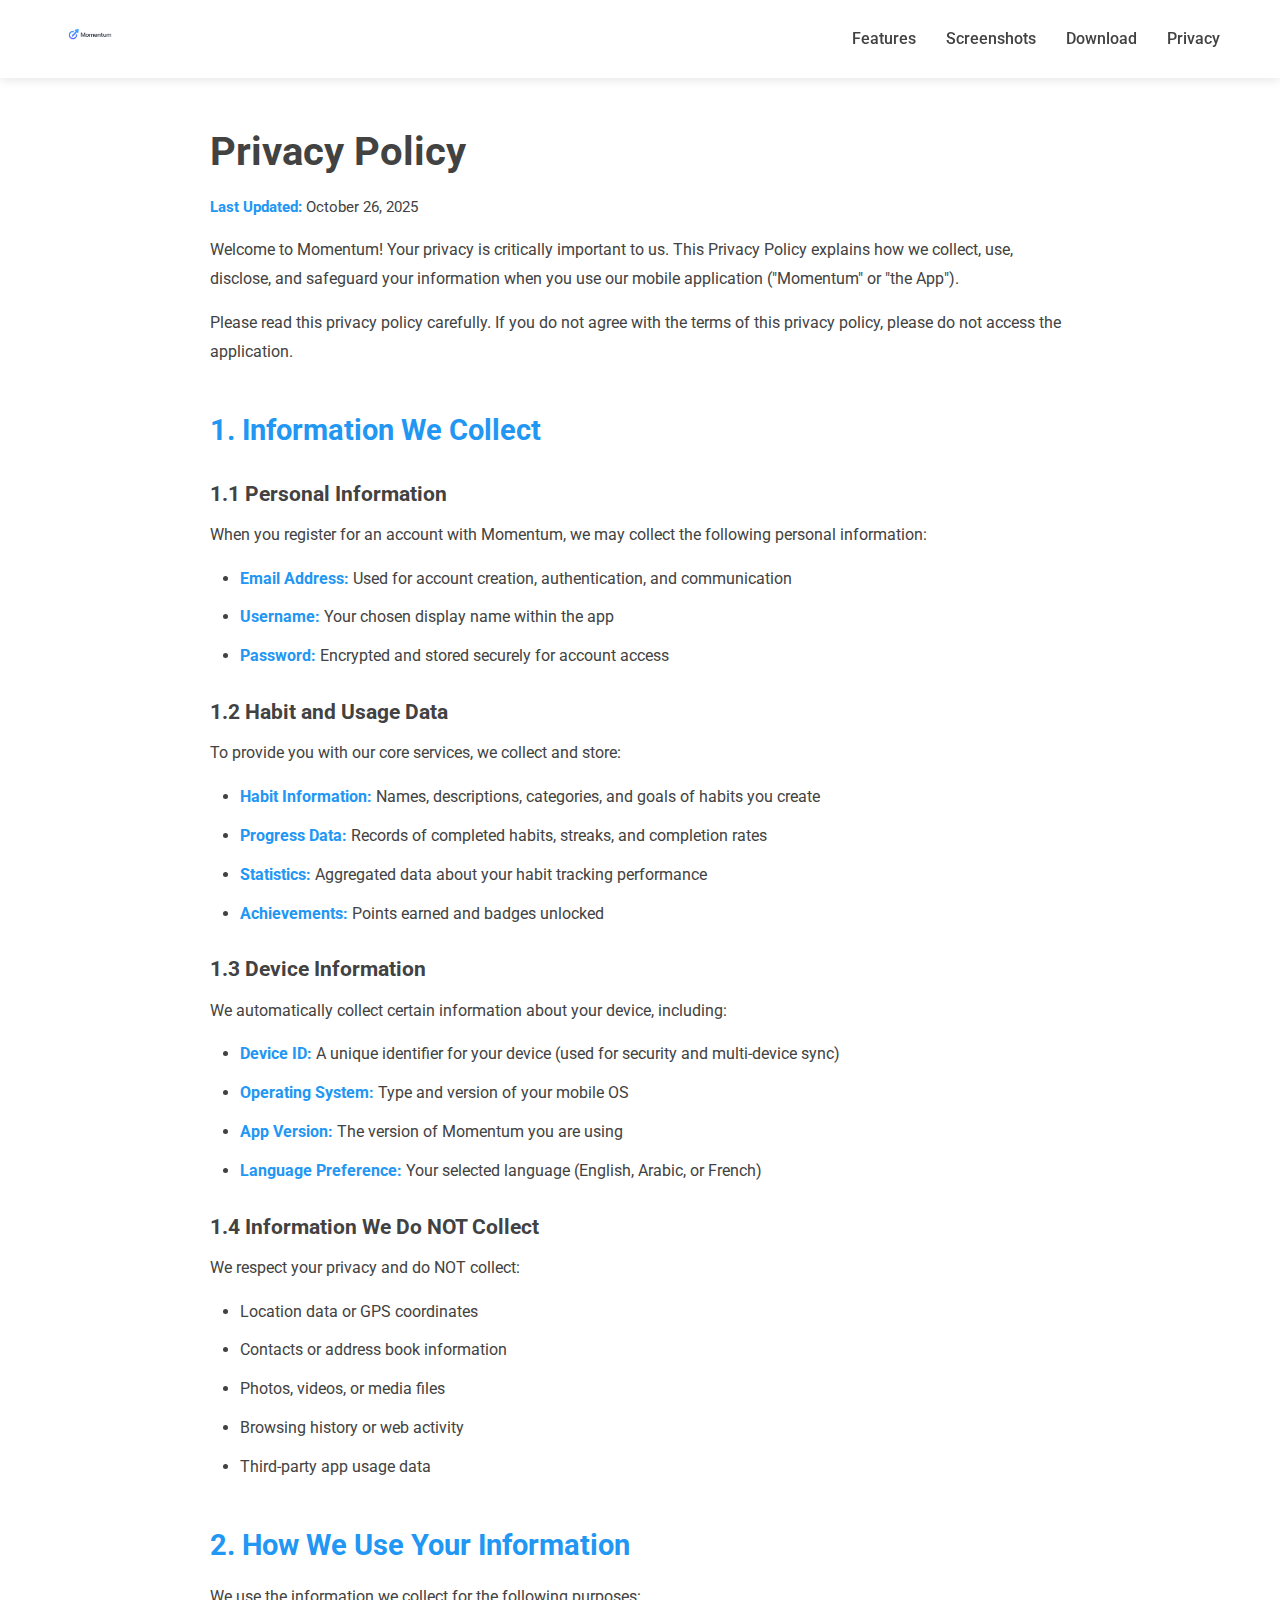
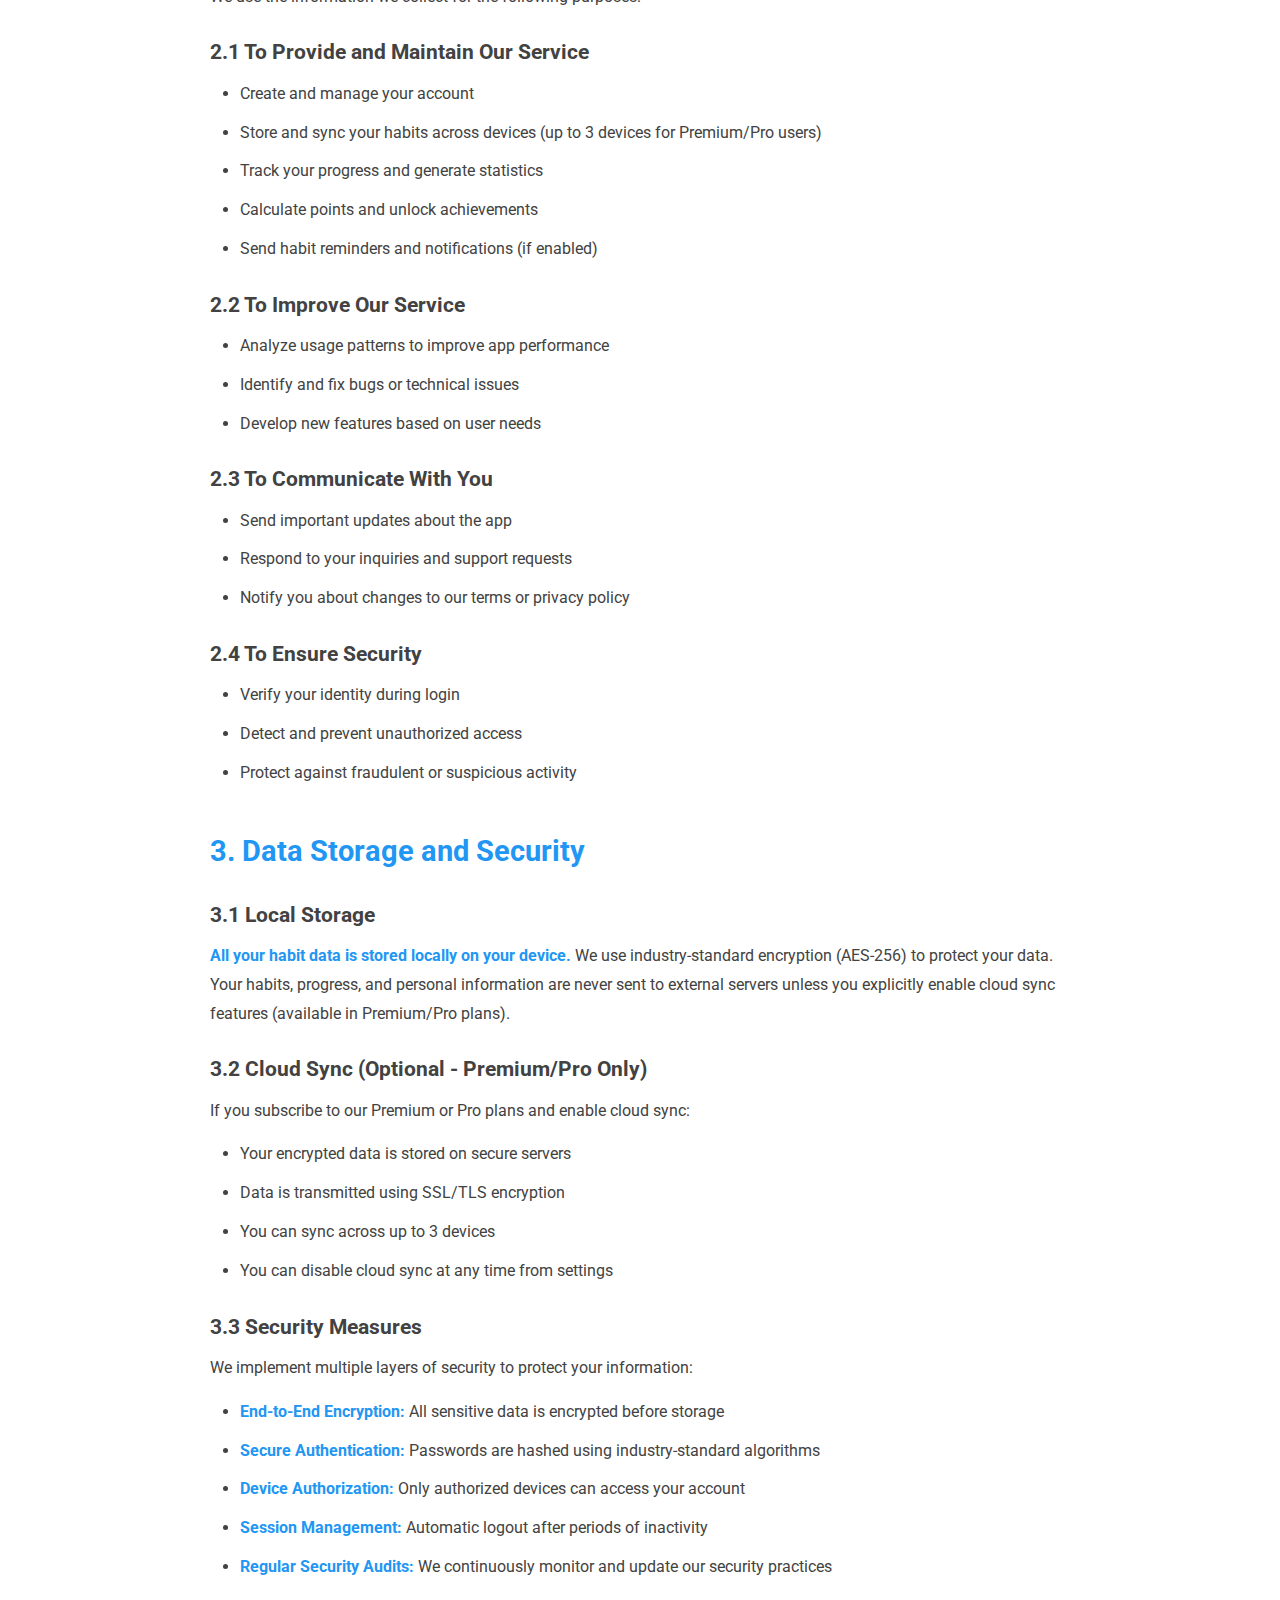
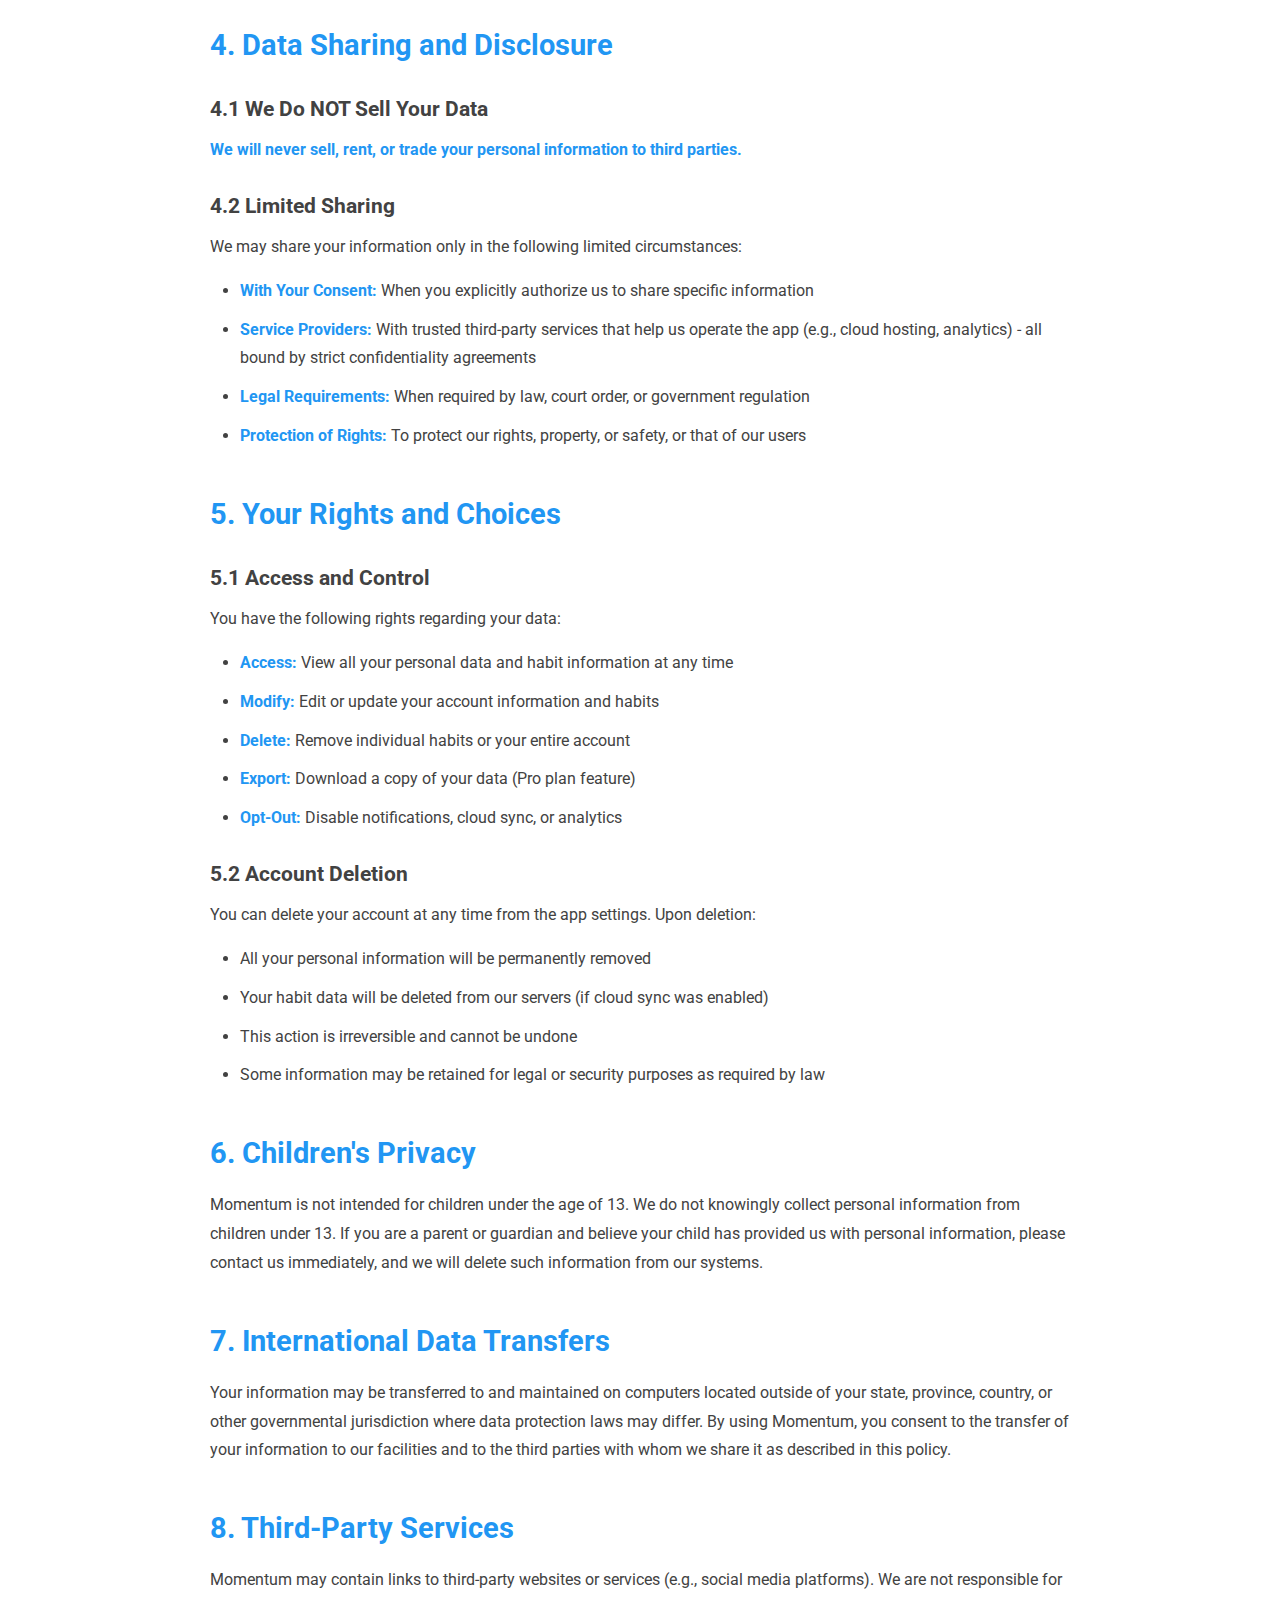
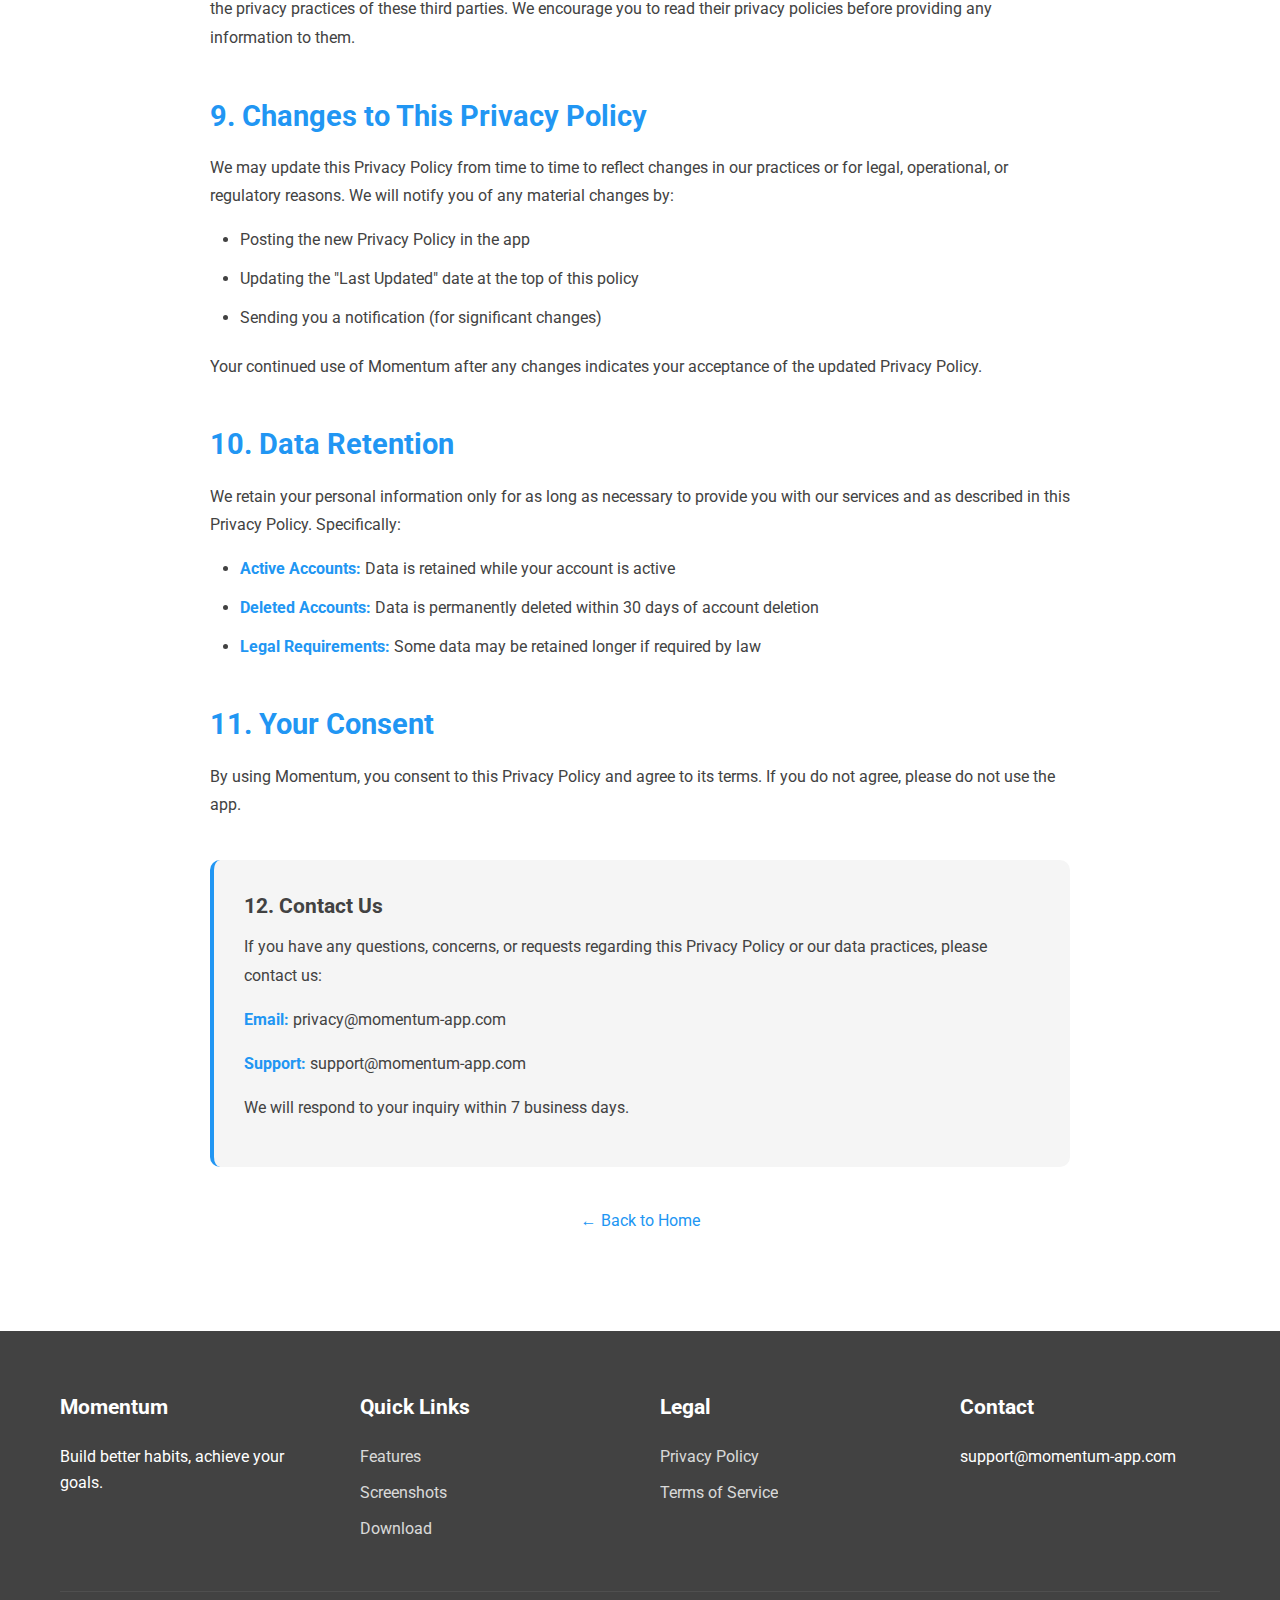
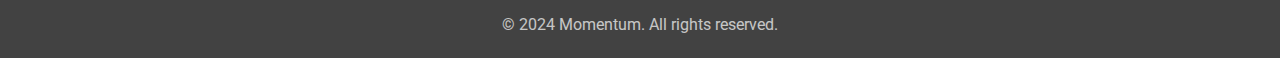
<file: privacy-policy.html>
<!DOCTYPE html>
<html lang="en">
<head>
    <meta charset="UTF-8">
    <meta name="viewport" content="width=device-width, initial-scale=1.0">
    <meta name="description" content="Privacy Policy for Momentum - Build Better Habits App">
    <title>Privacy Policy - Momentum</title>
    <link rel="stylesheet" href="styles.css">
    <link rel="preconnect" href="https://fonts.googleapis.com">
    <link rel="preconnect" href="https://fonts.gstatic.com" crossorigin>
    <link href="https://fonts.googleapis.com/css2?family=Roboto:wght@300;400;500;700&display=swap" rel="stylesheet">
    <style>
        .privacy-content {
            max-width: 900px;
            margin: 0 auto;
            padding: 120px 20px 80px;
        }
        
        .privacy-content h1 {
            font-size: 2.5rem;
            margin-bottom: 10px;
            color: var(--dark-gray);
        }
        
        .last-updated {
            color: var(--medium-gray);
            font-size: 0.95rem;
            margin-bottom: 40px;
        }
        
        .privacy-content h2 {
            font-size: 1.8rem;
            margin-top: 40px;
            margin-bottom: 15px;
            color: var(--primary-blue);
        }
        
        .privacy-content h3 {
            font-size: 1.3rem;
            margin-top: 25px;
            margin-bottom: 10px;
            color: var(--dark-gray);
        }
        
        .privacy-content p {
            line-height: 1.8;
            margin-bottom: 15px;
            color: var(--dark-gray);
        }
        
        .privacy-content ul {
            margin-left: 30px;
            margin-bottom: 20px;
        }
        
        .privacy-content li {
            line-height: 1.8;
            margin-bottom: 10px;
            color: var(--dark-gray);
        }
        
        .privacy-content strong {
            color: var(--primary-blue);
        }
        
        .contact-box {
            background: var(--light-gray);
            padding: 30px;
            border-radius: 10px;
            margin-top: 40px;
            border-left: 4px solid var(--primary-blue);
        }
        
        .contact-box h3 {
            margin-top: 0;
        }
    </style>
</head>
<body>
    <!-- Navigation -->
    <nav class="navbar">
        <div class="container">
            <div class="nav-content">
                <div class="logo">
                    <a href="index.html">
                        <img src="momentum_logo_with_text.png" alt="Momentum Logo" height="40">
                    </a>
                </div>
                <div class="nav-links">
                    <a href="index.html#features">Features</a>
                    <a href="index.html#screenshots">Screenshots</a>
                    <a href="index.html#download">Download</a>
                    <a href="privacy-policy.html">Privacy</a>
                </div>
            </div>
        </div>
    </nav>

    <!-- Privacy Policy Content -->
    <div class="privacy-content">
        <h1>Privacy Policy</h1>
        <p class="last-updated"><strong>Last Updated:</strong> October 26, 2025</p>

        <p>Welcome to Momentum! Your privacy is critically important to us. This Privacy Policy explains how we collect, use, disclose, and safeguard your information when you use our mobile application ("Momentum" or "the App").</p>

        <p>Please read this privacy policy carefully. If you do not agree with the terms of this privacy policy, please do not access the application.</p>

        <h2>1. Information We Collect</h2>

        <h3>1.1 Personal Information</h3>
        <p>When you register for an account with Momentum, we may collect the following personal information:</p>
        <ul>
            <li><strong>Email Address:</strong> Used for account creation, authentication, and communication</li>
            <li><strong>Username:</strong> Your chosen display name within the app</li>
            <li><strong>Password:</strong> Encrypted and stored securely for account access</li>
        </ul>

        <h3>1.2 Habit and Usage Data</h3>
        <p>To provide you with our core services, we collect and store:</p>
        <ul>
            <li><strong>Habit Information:</strong> Names, descriptions, categories, and goals of habits you create</li>
            <li><strong>Progress Data:</strong> Records of completed habits, streaks, and completion rates</li>
            <li><strong>Statistics:</strong> Aggregated data about your habit tracking performance</li>
            <li><strong>Achievements:</strong> Points earned and badges unlocked</li>
        </ul>

        <h3>1.3 Device Information</h3>
        <p>We automatically collect certain information about your device, including:</p>
        <ul>
            <li><strong>Device ID:</strong> A unique identifier for your device (used for security and multi-device sync)</li>
            <li><strong>Operating System:</strong> Type and version of your mobile OS</li>
            <li><strong>App Version:</strong> The version of Momentum you are using</li>
            <li><strong>Language Preference:</strong> Your selected language (English, Arabic, or French)</li>
        </ul>

        <h3>1.4 Information We Do NOT Collect</h3>
        <p>We respect your privacy and do NOT collect:</p>
        <ul>
            <li>Location data or GPS coordinates</li>
            <li>Contacts or address book information</li>
            <li>Photos, videos, or media files</li>
            <li>Browsing history or web activity</li>
            <li>Third-party app usage data</li>
        </ul>

        <h2>2. How We Use Your Information</h2>

        <p>We use the information we collect for the following purposes:</p>

        <h3>2.1 To Provide and Maintain Our Service</h3>
        <ul>
            <li>Create and manage your account</li>
            <li>Store and sync your habits across devices (up to 3 devices for Premium/Pro users)</li>
            <li>Track your progress and generate statistics</li>
            <li>Calculate points and unlock achievements</li>
            <li>Send habit reminders and notifications (if enabled)</li>
        </ul>

        <h3>2.2 To Improve Our Service</h3>
        <ul>
            <li>Analyze usage patterns to improve app performance</li>
            <li>Identify and fix bugs or technical issues</li>
            <li>Develop new features based on user needs</li>
        </ul>

        <h3>2.3 To Communicate With You</h3>
        <ul>
            <li>Send important updates about the app</li>
            <li>Respond to your inquiries and support requests</li>
            <li>Notify you about changes to our terms or privacy policy</li>
        </ul>

        <h3>2.4 To Ensure Security</h3>
        <ul>
            <li>Verify your identity during login</li>
            <li>Detect and prevent unauthorized access</li>
            <li>Protect against fraudulent or suspicious activity</li>
        </ul>

        <h2>3. Data Storage and Security</h2>

        <h3>3.1 Local Storage</h3>
        <p><strong>All your habit data is stored locally on your device.</strong> We use industry-standard encryption (AES-256) to protect your data. Your habits, progress, and personal information are never sent to external servers unless you explicitly enable cloud sync features (available in Premium/Pro plans).</p>

        <h3>3.2 Cloud Sync (Optional - Premium/Pro Only)</h3>
        <p>If you subscribe to our Premium or Pro plans and enable cloud sync:</p>
        <ul>
            <li>Your encrypted data is stored on secure servers</li>
            <li>Data is transmitted using SSL/TLS encryption</li>
            <li>You can sync across up to 3 devices</li>
            <li>You can disable cloud sync at any time from settings</li>
        </ul>

        <h3>3.3 Security Measures</h3>
        <p>We implement multiple layers of security to protect your information:</p>
        <ul>
            <li><strong>End-to-End Encryption:</strong> All sensitive data is encrypted before storage</li>
            <li><strong>Secure Authentication:</strong> Passwords are hashed using industry-standard algorithms</li>
            <li><strong>Device Authorization:</strong> Only authorized devices can access your account</li>
            <li><strong>Session Management:</strong> Automatic logout after periods of inactivity</li>
            <li><strong>Regular Security Audits:</strong> We continuously monitor and update our security practices</li>
        </ul>

        <h2>4. Data Sharing and Disclosure</h2>

        <h3>4.1 We Do NOT Sell Your Data</h3>
        <p><strong>We will never sell, rent, or trade your personal information to third parties.</strong></p>

        <h3>4.2 Limited Sharing</h3>
        <p>We may share your information only in the following limited circumstances:</p>
        <ul>
            <li><strong>With Your Consent:</strong> When you explicitly authorize us to share specific information</li>
            <li><strong>Service Providers:</strong> With trusted third-party services that help us operate the app (e.g., cloud hosting, analytics) - all bound by strict confidentiality agreements</li>
            <li><strong>Legal Requirements:</strong> When required by law, court order, or government regulation</li>
            <li><strong>Protection of Rights:</strong> To protect our rights, property, or safety, or that of our users</li>
        </ul>

        <h2>5. Your Rights and Choices</h2>

        <h3>5.1 Access and Control</h3>
        <p>You have the following rights regarding your data:</p>
        <ul>
            <li><strong>Access:</strong> View all your personal data and habit information at any time</li>
            <li><strong>Modify:</strong> Edit or update your account information and habits</li>
            <li><strong>Delete:</strong> Remove individual habits or your entire account</li>
            <li><strong>Export:</strong> Download a copy of your data (Pro plan feature)</li>
            <li><strong>Opt-Out:</strong> Disable notifications, cloud sync, or analytics</li>
        </ul>

        <h3>5.2 Account Deletion</h3>
        <p>You can delete your account at any time from the app settings. Upon deletion:</p>
        <ul>
            <li>All your personal information will be permanently removed</li>
            <li>Your habit data will be deleted from our servers (if cloud sync was enabled)</li>
            <li>This action is irreversible and cannot be undone</li>
            <li>Some information may be retained for legal or security purposes as required by law</li>
        </ul>

        <h2>6. Children's Privacy</h2>

        <p>Momentum is not intended for children under the age of 13. We do not knowingly collect personal information from children under 13. If you are a parent or guardian and believe your child has provided us with personal information, please contact us immediately, and we will delete such information from our systems.</p>

        <h2>7. International Data Transfers</h2>

        <p>Your information may be transferred to and maintained on computers located outside of your state, province, country, or other governmental jurisdiction where data protection laws may differ. By using Momentum, you consent to the transfer of your information to our facilities and to the third parties with whom we share it as described in this policy.</p>

        <h2>8. Third-Party Services</h2>

        <p>Momentum may contain links to third-party websites or services (e.g., social media platforms). We are not responsible for the privacy practices of these third parties. We encourage you to read their privacy policies before providing any information to them.</p>

        <h2>9. Changes to This Privacy Policy</h2>

        <p>We may update this Privacy Policy from time to time to reflect changes in our practices or for legal, operational, or regulatory reasons. We will notify you of any material changes by:</p>
        <ul>
            <li>Posting the new Privacy Policy in the app</li>
            <li>Updating the "Last Updated" date at the top of this policy</li>
            <li>Sending you a notification (for significant changes)</li>
        </ul>

        <p>Your continued use of Momentum after any changes indicates your acceptance of the updated Privacy Policy.</p>

        <h2>10. Data Retention</h2>

        <p>We retain your personal information only for as long as necessary to provide you with our services and as described in this Privacy Policy. Specifically:</p>
        <ul>
            <li><strong>Active Accounts:</strong> Data is retained while your account is active</li>
            <li><strong>Deleted Accounts:</strong> Data is permanently deleted within 30 days of account deletion</li>
            <li><strong>Legal Requirements:</strong> Some data may be retained longer if required by law</li>
        </ul>

        <h2>11. Your Consent</h2>

        <p>By using Momentum, you consent to this Privacy Policy and agree to its terms. If you do not agree, please do not use the app.</p>

        <div class="contact-box">
            <h3>12. Contact Us</h3>
            <p>If you have any questions, concerns, or requests regarding this Privacy Policy or our data practices, please contact us:</p>
            <p><strong>Email:</strong> privacy@momentum-app.com</p>
            <p><strong>Support:</strong> support@momentum-app.com</p>
            <p>We will respond to your inquiry within 7 business days.</p>
        </div>

        <p style="margin-top: 40px; text-align: center; color: var(--medium-gray);">
            <a href="index.html" style="color: var(--primary-blue); text-decoration: none;">← Back to Home</a>
        </p>
    </div>

    <!-- Footer -->
    <footer class="footer">
        <div class="container">
            <div class="footer-content">
                <div class="footer-section">
                    <h4>Momentum</h4>
                    <p>Build better habits, achieve your goals.</p>
                </div>
                <div class="footer-section">
                    <h4>Quick Links</h4>
                    <ul>
                        <li><a href="index.html#features">Features</a></li>
                        <li><a href="index.html#screenshots">Screenshots</a></li>
                        <li><a href="index.html#download">Download</a></li>
                    </ul>
                </div>
                <div class="footer-section">
                    <h4>Legal</h4>
                    <ul>
                        <li><a href="privacy-policy.html">Privacy Policy</a></li>
                        <li><a href="terms-of-service.html">Terms of Service</a></li>
                    </ul>
                </div>
                <div class="footer-section">
                    <h4>Contact</h4>
                    <p>support@momentum-app.com</p>
                </div>
            </div>
            <div class="footer-bottom">
                <p>&copy; 2024 Momentum. All rights reserved.</p>
            </div>
        </div>
    </footer>
</body>
</html>
</file>
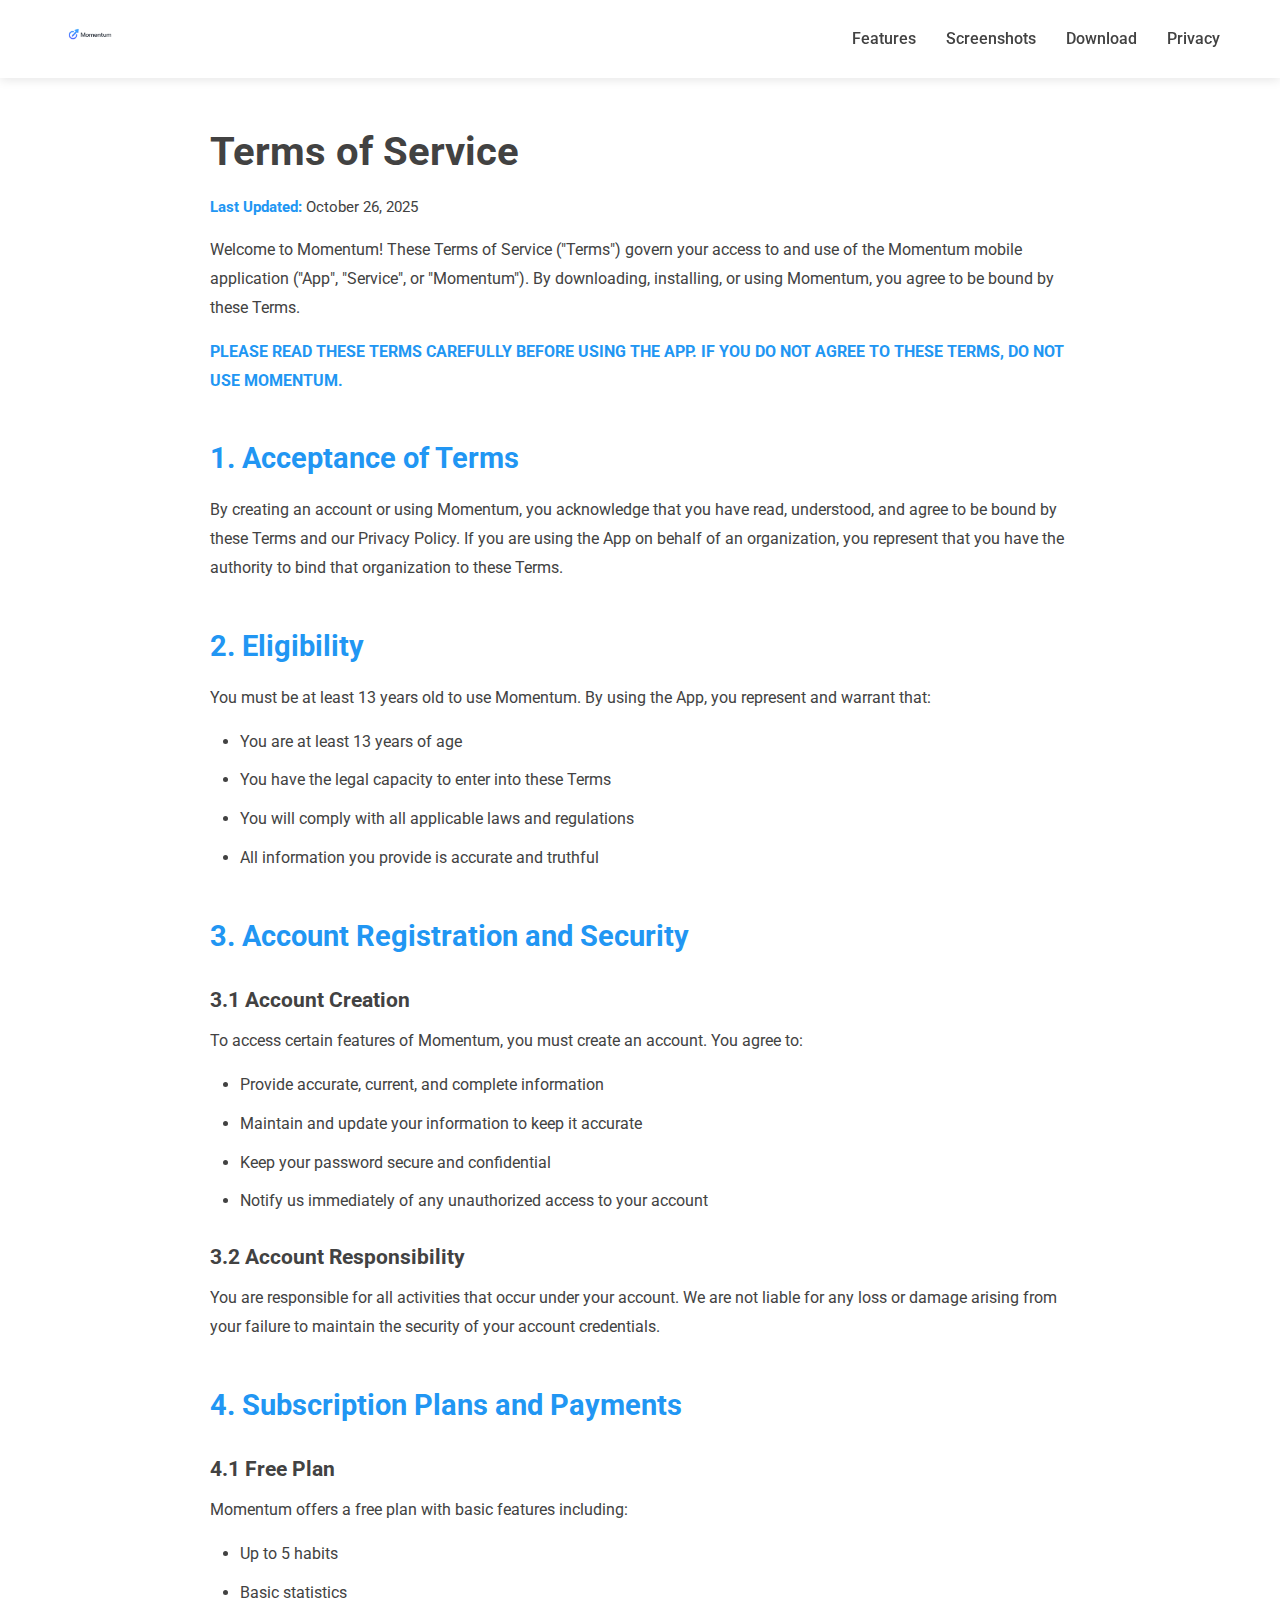
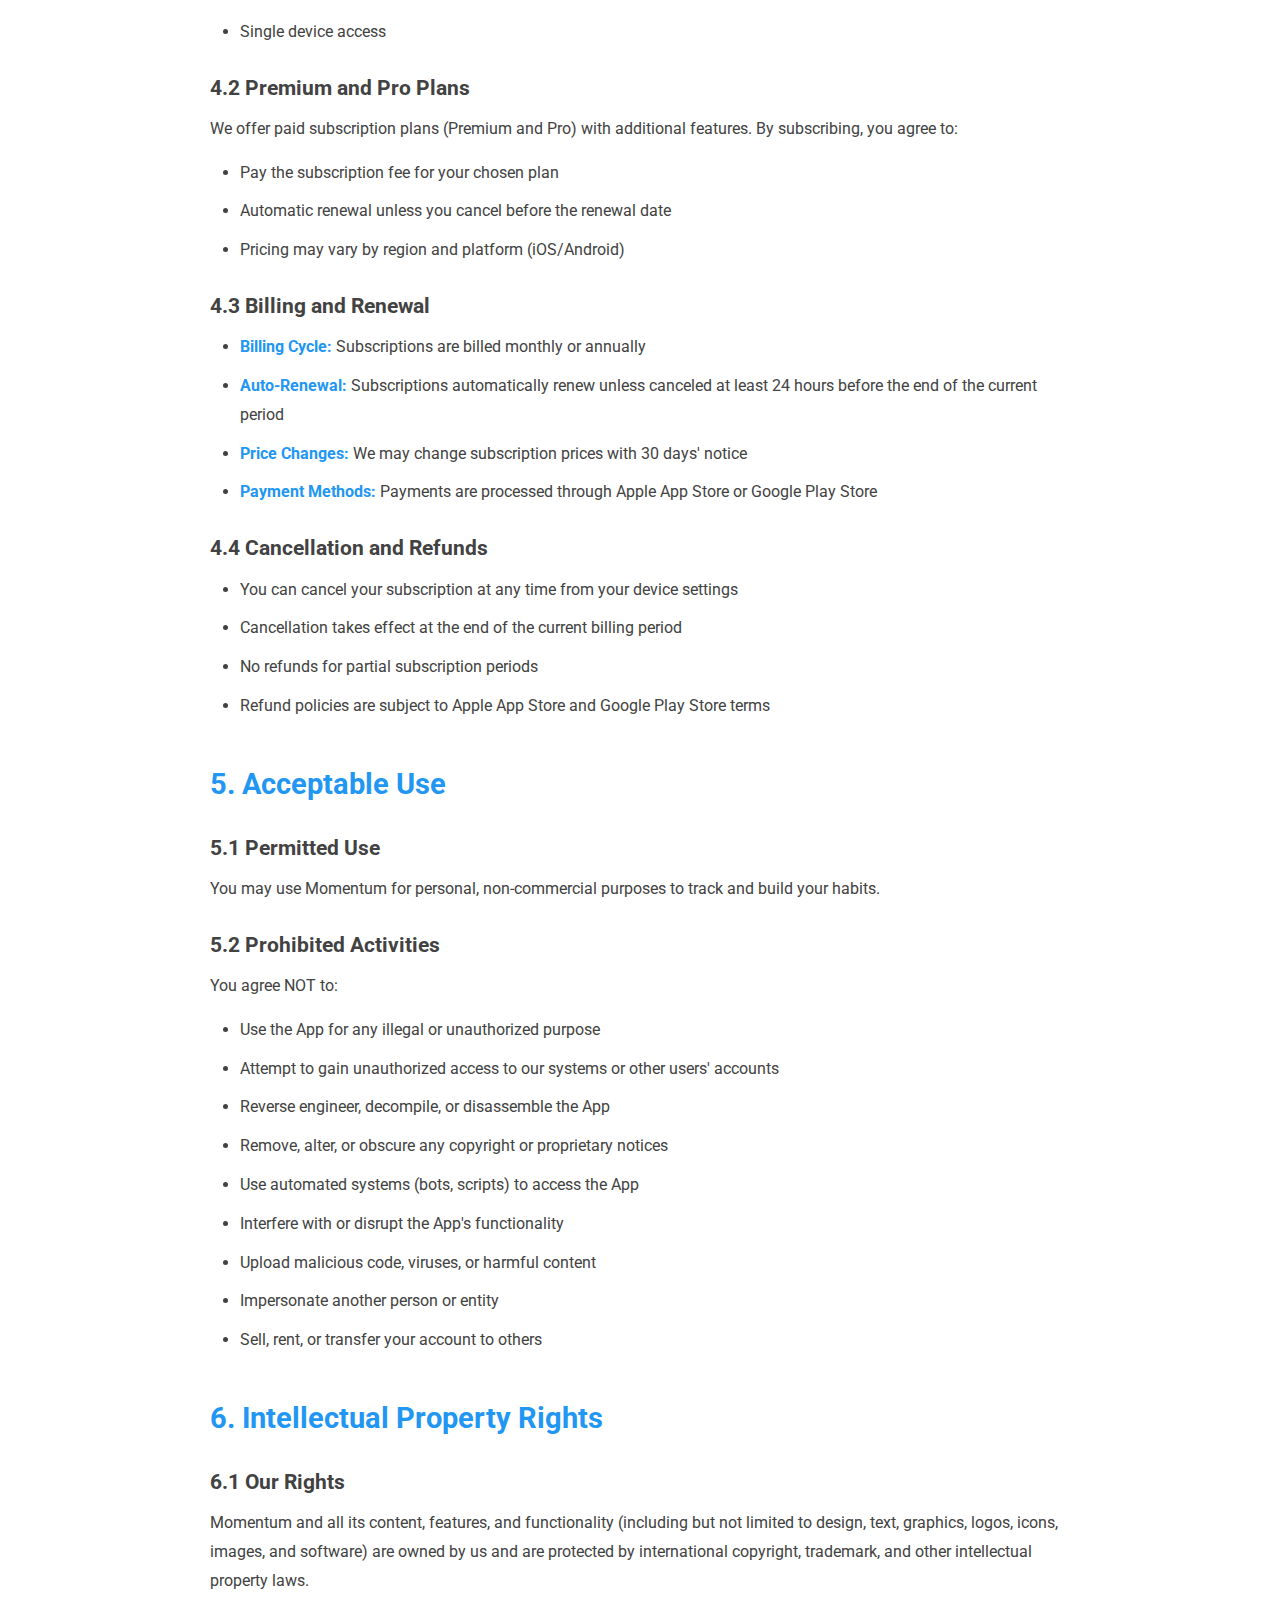
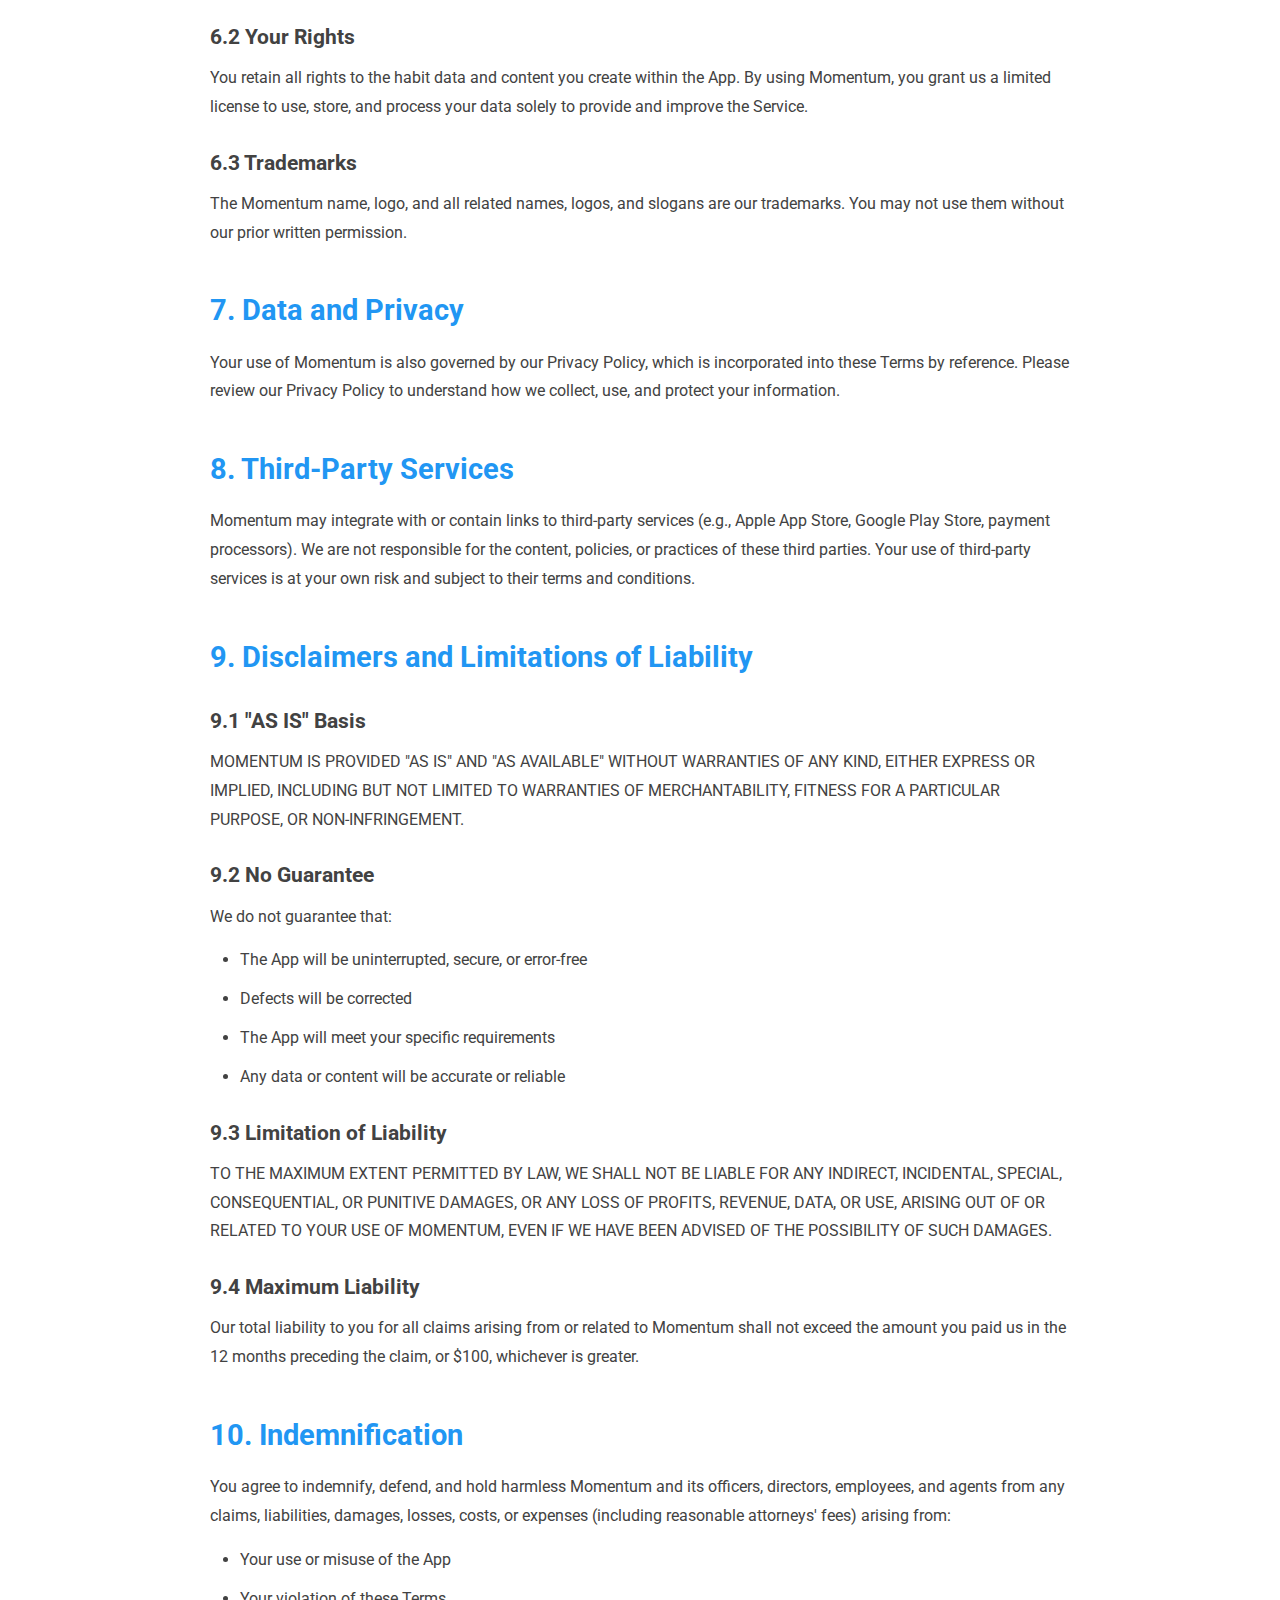
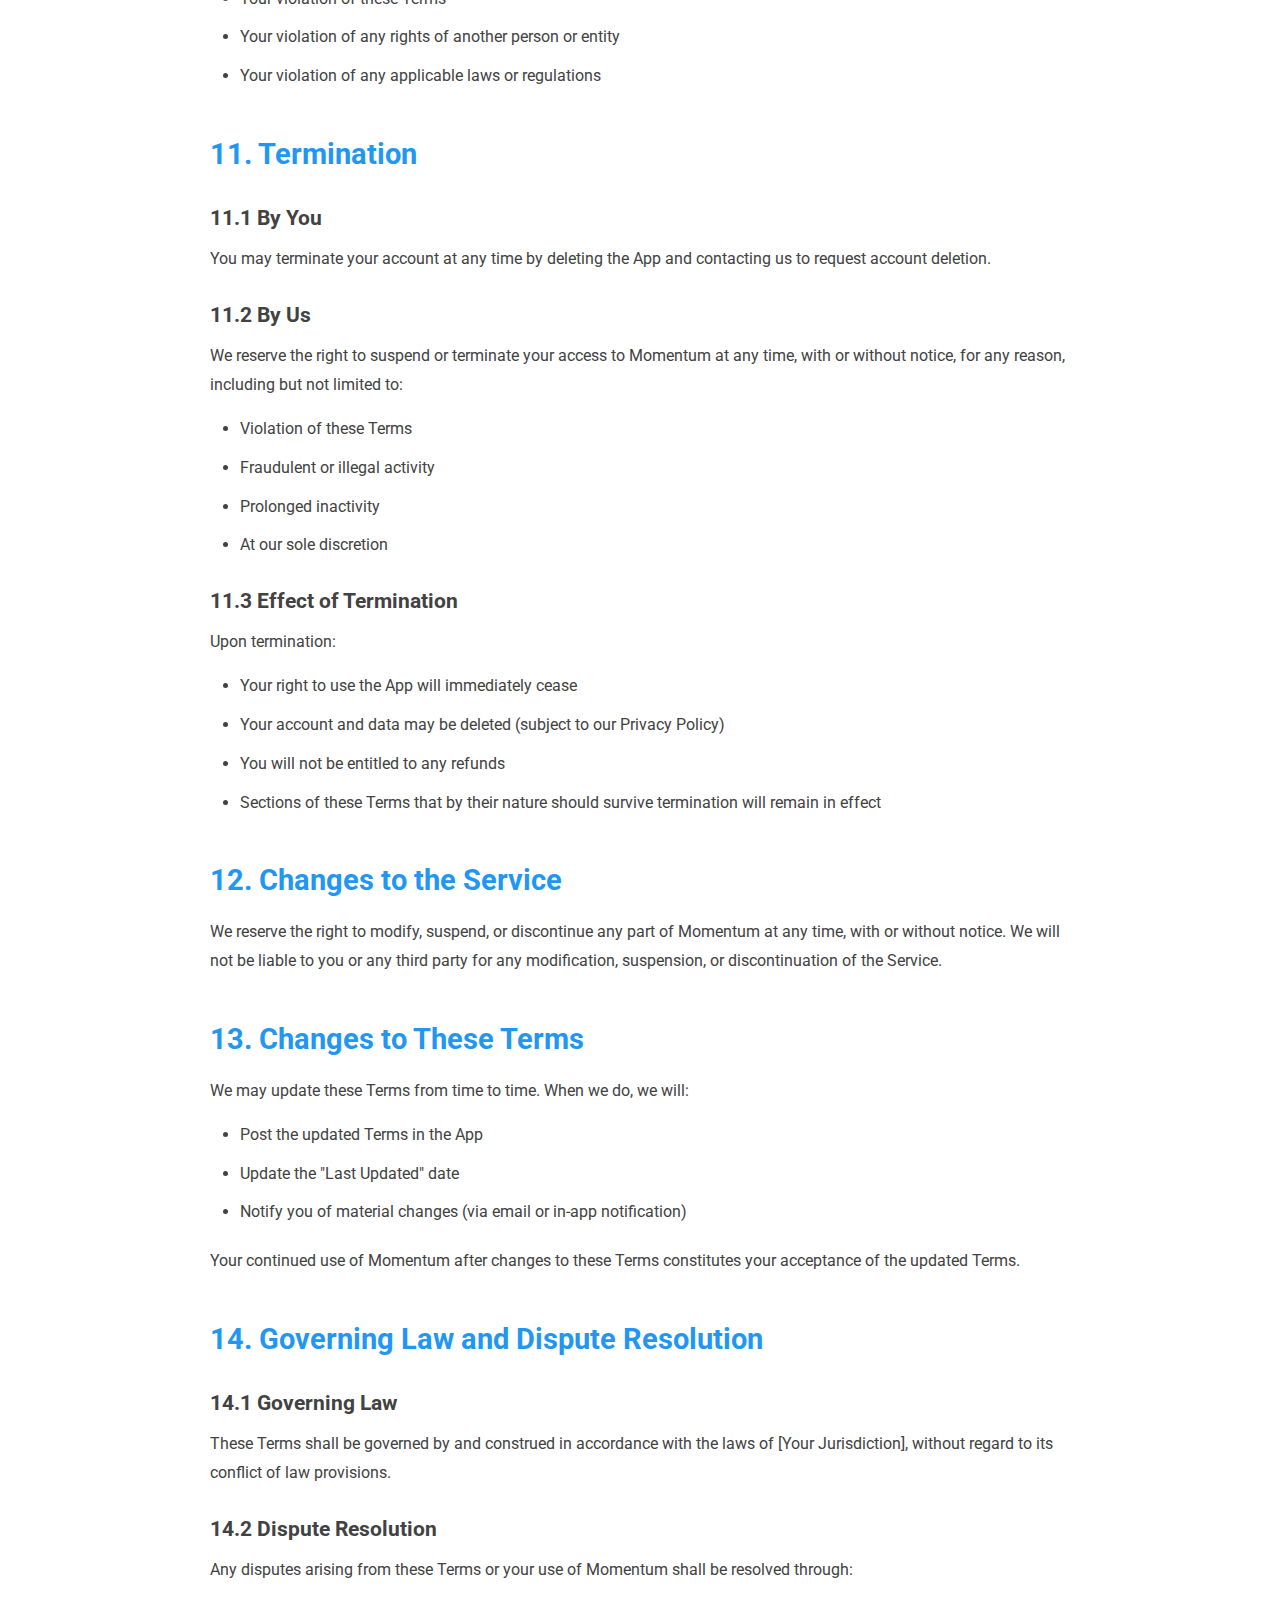
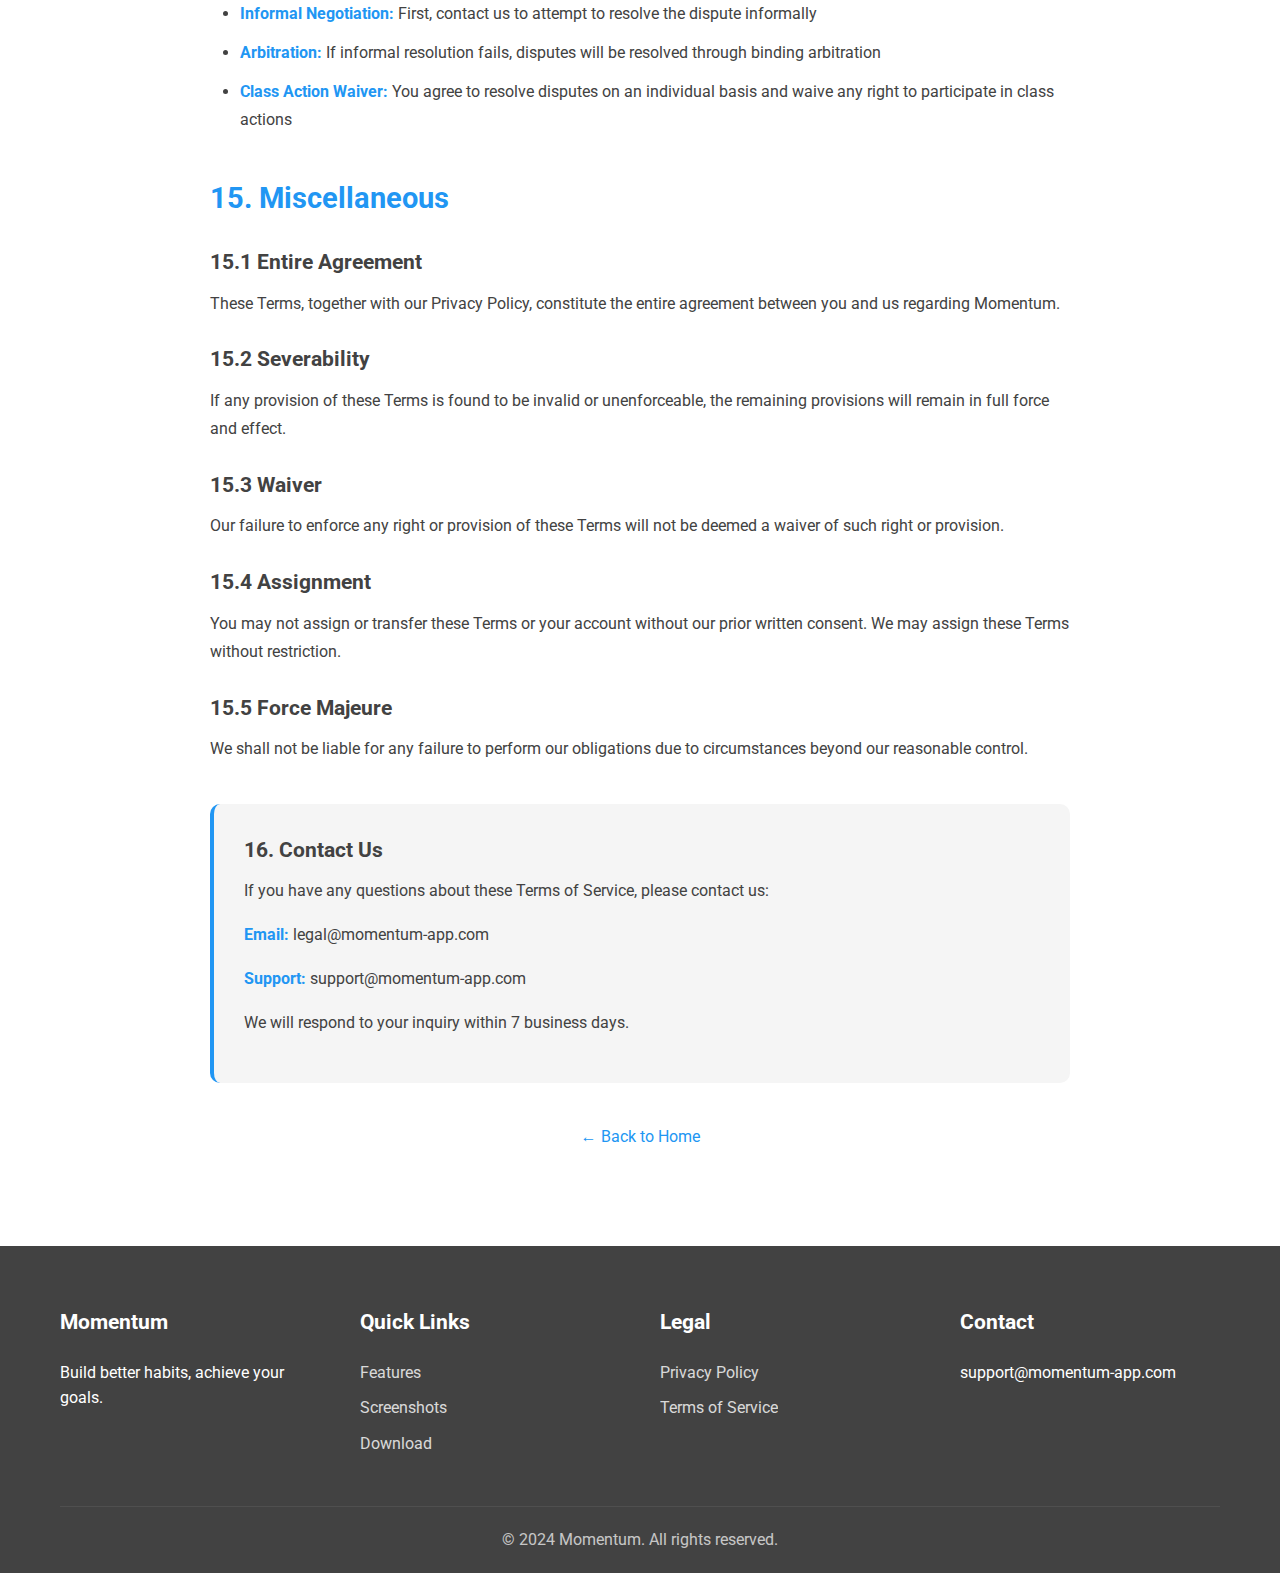
<file: terms-of-service.html>
<!DOCTYPE html>
<html lang="en">
<head>
    <meta charset="UTF-8">
    <meta name="viewport" content="width=device-width, initial-scale=1.0">
    <meta name="description" content="Terms of Service for Momentum - Build Better Habits App">
    <title>Terms of Service - Momentum</title>
    <link rel="stylesheet" href="styles.css">
    <link rel="preconnect" href="https://fonts.googleapis.com">
    <link rel="preconnect" href="https://fonts.gstatic.com" crossorigin>
    <link href="https://fonts.googleapis.com/css2?family=Roboto:wght@300;400;500;700&display=swap" rel="stylesheet">
    <style>
        .terms-content {
            max-width: 900px;
            margin: 0 auto;
            padding: 120px 20px 80px;
        }
        
        .terms-content h1 {
            font-size: 2.5rem;
            margin-bottom: 10px;
            color: var(--dark-gray);
        }
        
        .last-updated {
            color: var(--medium-gray);
            font-size: 0.95rem;
            margin-bottom: 40px;
        }
        
        .terms-content h2 {
            font-size: 1.8rem;
            margin-top: 40px;
            margin-bottom: 15px;
            color: var(--primary-blue);
        }
        
        .terms-content h3 {
            font-size: 1.3rem;
            margin-top: 25px;
            margin-bottom: 10px;
            color: var(--dark-gray);
        }
        
        .terms-content p {
            line-height: 1.8;
            margin-bottom: 15px;
            color: var(--dark-gray);
        }
        
        .terms-content ul {
            margin-left: 30px;
            margin-bottom: 20px;
        }
        
        .terms-content li {
            line-height: 1.8;
            margin-bottom: 10px;
            color: var(--dark-gray);
        }
        
        .terms-content strong {
            color: var(--primary-blue);
        }
        
        .contact-box {
            background: var(--light-gray);
            padding: 30px;
            border-radius: 10px;
            margin-top: 40px;
            border-left: 4px solid var(--primary-blue);
        }
        
        .contact-box h3 {
            margin-top: 0;
        }
    </style>
</head>
<body>
    <!-- Navigation -->
    <nav class="navbar">
        <div class="container">
            <div class="nav-content">
                <div class="logo">
                    <a href="index.html">
                        <img src="momentum_logo_with_text.png" alt="Momentum Logo" height="40">
                    </a>
                </div>
                <div class="nav-links">
                    <a href="index.html#features">Features</a>
                    <a href="index.html#screenshots">Screenshots</a>
                    <a href="index.html#download">Download</a>
                    <a href="privacy-policy.html">Privacy</a>
                </div>
            </div>
        </div>
    </nav>

    <!-- Terms of Service Content -->
    <div class="terms-content">
        <h1>Terms of Service</h1>
        <p class="last-updated"><strong>Last Updated:</strong> October 26, 2025</p>

        <p>Welcome to Momentum! These Terms of Service ("Terms") govern your access to and use of the Momentum mobile application ("App", "Service", or "Momentum"). By downloading, installing, or using Momentum, you agree to be bound by these Terms.</p>

        <p><strong>PLEASE READ THESE TERMS CAREFULLY BEFORE USING THE APP. IF YOU DO NOT AGREE TO THESE TERMS, DO NOT USE MOMENTUM.</strong></p>

        <h2>1. Acceptance of Terms</h2>

        <p>By creating an account or using Momentum, you acknowledge that you have read, understood, and agree to be bound by these Terms and our Privacy Policy. If you are using the App on behalf of an organization, you represent that you have the authority to bind that organization to these Terms.</p>

        <h2>2. Eligibility</h2>

        <p>You must be at least 13 years old to use Momentum. By using the App, you represent and warrant that:</p>
        <ul>
            <li>You are at least 13 years of age</li>
            <li>You have the legal capacity to enter into these Terms</li>
            <li>You will comply with all applicable laws and regulations</li>
            <li>All information you provide is accurate and truthful</li>
        </ul>

        <h2>3. Account Registration and Security</h2>

        <h3>3.1 Account Creation</h3>
        <p>To access certain features of Momentum, you must create an account. You agree to:</p>
        <ul>
            <li>Provide accurate, current, and complete information</li>
            <li>Maintain and update your information to keep it accurate</li>
            <li>Keep your password secure and confidential</li>
            <li>Notify us immediately of any unauthorized access to your account</li>
        </ul>

        <h3>3.2 Account Responsibility</h3>
        <p>You are responsible for all activities that occur under your account. We are not liable for any loss or damage arising from your failure to maintain the security of your account credentials.</p>

        <h2>4. Subscription Plans and Payments</h2>

        <h3>4.1 Free Plan</h3>
        <p>Momentum offers a free plan with basic features including:</p>
        <ul>
            <li>Up to 5 habits</li>
            <li>Basic statistics</li>
            <li>Single device access</li>
        </ul>

        <h3>4.2 Premium and Pro Plans</h3>
        <p>We offer paid subscription plans (Premium and Pro) with additional features. By subscribing, you agree to:</p>
        <ul>
            <li>Pay the subscription fee for your chosen plan</li>
            <li>Automatic renewal unless you cancel before the renewal date</li>
            <li>Pricing may vary by region and platform (iOS/Android)</li>
        </ul>

        <h3>4.3 Billing and Renewal</h3>
        <ul>
            <li><strong>Billing Cycle:</strong> Subscriptions are billed monthly or annually</li>
            <li><strong>Auto-Renewal:</strong> Subscriptions automatically renew unless canceled at least 24 hours before the end of the current period</li>
            <li><strong>Price Changes:</strong> We may change subscription prices with 30 days' notice</li>
            <li><strong>Payment Methods:</strong> Payments are processed through Apple App Store or Google Play Store</li>
        </ul>

        <h3>4.4 Cancellation and Refunds</h3>
        <ul>
            <li>You can cancel your subscription at any time from your device settings</li>
            <li>Cancellation takes effect at the end of the current billing period</li>
            <li>No refunds for partial subscription periods</li>
            <li>Refund policies are subject to Apple App Store and Google Play Store terms</li>
        </ul>

        <h2>5. Acceptable Use</h2>

        <h3>5.1 Permitted Use</h3>
        <p>You may use Momentum for personal, non-commercial purposes to track and build your habits.</p>

        <h3>5.2 Prohibited Activities</h3>
        <p>You agree NOT to:</p>
        <ul>
            <li>Use the App for any illegal or unauthorized purpose</li>
            <li>Attempt to gain unauthorized access to our systems or other users' accounts</li>
            <li>Reverse engineer, decompile, or disassemble the App</li>
            <li>Remove, alter, or obscure any copyright or proprietary notices</li>
            <li>Use automated systems (bots, scripts) to access the App</li>
            <li>Interfere with or disrupt the App's functionality</li>
            <li>Upload malicious code, viruses, or harmful content</li>
            <li>Impersonate another person or entity</li>
            <li>Sell, rent, or transfer your account to others</li>
        </ul>

        <h2>6. Intellectual Property Rights</h2>

        <h3>6.1 Our Rights</h3>
        <p>Momentum and all its content, features, and functionality (including but not limited to design, text, graphics, logos, icons, images, and software) are owned by us and are protected by international copyright, trademark, and other intellectual property laws.</p>

        <h3>6.2 Your Rights</h3>
        <p>You retain all rights to the habit data and content you create within the App. By using Momentum, you grant us a limited license to use, store, and process your data solely to provide and improve the Service.</p>

        <h3>6.3 Trademarks</h3>
        <p>The Momentum name, logo, and all related names, logos, and slogans are our trademarks. You may not use them without our prior written permission.</p>

        <h2>7. Data and Privacy</h2>

        <p>Your use of Momentum is also governed by our Privacy Policy, which is incorporated into these Terms by reference. Please review our Privacy Policy to understand how we collect, use, and protect your information.</p>

        <h2>8. Third-Party Services</h2>

        <p>Momentum may integrate with or contain links to third-party services (e.g., Apple App Store, Google Play Store, payment processors). We are not responsible for the content, policies, or practices of these third parties. Your use of third-party services is at your own risk and subject to their terms and conditions.</p>

        <h2>9. Disclaimers and Limitations of Liability</h2>

        <h3>9.1 "AS IS" Basis</h3>
        <p>MOMENTUM IS PROVIDED "AS IS" AND "AS AVAILABLE" WITHOUT WARRANTIES OF ANY KIND, EITHER EXPRESS OR IMPLIED, INCLUDING BUT NOT LIMITED TO WARRANTIES OF MERCHANTABILITY, FITNESS FOR A PARTICULAR PURPOSE, OR NON-INFRINGEMENT.</p>

        <h3>9.2 No Guarantee</h3>
        <p>We do not guarantee that:</p>
        <ul>
            <li>The App will be uninterrupted, secure, or error-free</li>
            <li>Defects will be corrected</li>
            <li>The App will meet your specific requirements</li>
            <li>Any data or content will be accurate or reliable</li>
        </ul>

        <h3>9.3 Limitation of Liability</h3>
        <p>TO THE MAXIMUM EXTENT PERMITTED BY LAW, WE SHALL NOT BE LIABLE FOR ANY INDIRECT, INCIDENTAL, SPECIAL, CONSEQUENTIAL, OR PUNITIVE DAMAGES, OR ANY LOSS OF PROFITS, REVENUE, DATA, OR USE, ARISING OUT OF OR RELATED TO YOUR USE OF MOMENTUM, EVEN IF WE HAVE BEEN ADVISED OF THE POSSIBILITY OF SUCH DAMAGES.</p>

        <h3>9.4 Maximum Liability</h3>
        <p>Our total liability to you for all claims arising from or related to Momentum shall not exceed the amount you paid us in the 12 months preceding the claim, or $100, whichever is greater.</p>

        <h2>10. Indemnification</h2>

        <p>You agree to indemnify, defend, and hold harmless Momentum and its officers, directors, employees, and agents from any claims, liabilities, damages, losses, costs, or expenses (including reasonable attorneys' fees) arising from:</p>
        <ul>
            <li>Your use or misuse of the App</li>
            <li>Your violation of these Terms</li>
            <li>Your violation of any rights of another person or entity</li>
            <li>Your violation of any applicable laws or regulations</li>
        </ul>

        <h2>11. Termination</h2>

        <h3>11.1 By You</h3>
        <p>You may terminate your account at any time by deleting the App and contacting us to request account deletion.</p>

        <h3>11.2 By Us</h3>
        <p>We reserve the right to suspend or terminate your access to Momentum at any time, with or without notice, for any reason, including but not limited to:</p>
        <ul>
            <li>Violation of these Terms</li>
            <li>Fraudulent or illegal activity</li>
            <li>Prolonged inactivity</li>
            <li>At our sole discretion</li>
        </ul>

        <h3>11.3 Effect of Termination</h3>
        <p>Upon termination:</p>
        <ul>
            <li>Your right to use the App will immediately cease</li>
            <li>Your account and data may be deleted (subject to our Privacy Policy)</li>
            <li>You will not be entitled to any refunds</li>
            <li>Sections of these Terms that by their nature should survive termination will remain in effect</li>
        </ul>

        <h2>12. Changes to the Service</h2>

        <p>We reserve the right to modify, suspend, or discontinue any part of Momentum at any time, with or without notice. We will not be liable to you or any third party for any modification, suspension, or discontinuation of the Service.</p>

        <h2>13. Changes to These Terms</h2>

        <p>We may update these Terms from time to time. When we do, we will:</p>
        <ul>
            <li>Post the updated Terms in the App</li>
            <li>Update the "Last Updated" date</li>
            <li>Notify you of material changes (via email or in-app notification)</li>
        </ul>

        <p>Your continued use of Momentum after changes to these Terms constitutes your acceptance of the updated Terms.</p>

        <h2>14. Governing Law and Dispute Resolution</h2>

        <h3>14.1 Governing Law</h3>
        <p>These Terms shall be governed by and construed in accordance with the laws of [Your Jurisdiction], without regard to its conflict of law provisions.</p>

        <h3>14.2 Dispute Resolution</h3>
        <p>Any disputes arising from these Terms or your use of Momentum shall be resolved through:</p>
        <ul>
            <li><strong>Informal Negotiation:</strong> First, contact us to attempt to resolve the dispute informally</li>
            <li><strong>Arbitration:</strong> If informal resolution fails, disputes will be resolved through binding arbitration</li>
            <li><strong>Class Action Waiver:</strong> You agree to resolve disputes on an individual basis and waive any right to participate in class actions</li>
        </ul>

        <h2>15. Miscellaneous</h2>

        <h3>15.1 Entire Agreement</h3>
        <p>These Terms, together with our Privacy Policy, constitute the entire agreement between you and us regarding Momentum.</p>

        <h3>15.2 Severability</h3>
        <p>If any provision of these Terms is found to be invalid or unenforceable, the remaining provisions will remain in full force and effect.</p>

        <h3>15.3 Waiver</h3>
        <p>Our failure to enforce any right or provision of these Terms will not be deemed a waiver of such right or provision.</p>

        <h3>15.4 Assignment</h3>
        <p>You may not assign or transfer these Terms or your account without our prior written consent. We may assign these Terms without restriction.</p>

        <h3>15.5 Force Majeure</h3>
        <p>We shall not be liable for any failure to perform our obligations due to circumstances beyond our reasonable control.</p>

        <div class="contact-box">
            <h3>16. Contact Us</h3>
            <p>If you have any questions about these Terms of Service, please contact us:</p>
            <p><strong>Email:</strong> legal@momentum-app.com</p>
            <p><strong>Support:</strong> support@momentum-app.com</p>
            <p>We will respond to your inquiry within 7 business days.</p>
        </div>

        <p style="margin-top: 40px; text-align: center; color: var(--medium-gray);">
            <a href="index.html" style="color: var(--primary-blue); text-decoration: none;">← Back to Home</a>
        </p>
    </div>

    <!-- Footer -->
    <footer class="footer">
        <div class="container">
            <div class="footer-content">
                <div class="footer-section">
                    <h4>Momentum</h4>
                    <p>Build better habits, achieve your goals.</p>
                </div>
                <div class="footer-section">
                    <h4>Quick Links</h4>
                    <ul>
                        <li><a href="index.html#features">Features</a></li>
                        <li><a href="index.html#screenshots">Screenshots</a></li>
                        <li><a href="index.html#download">Download</a></li>
                    </ul>
                </div>
                <div class="footer-section">
                    <h4>Legal</h4>
                    <ul>
                        <li><a href="privacy-policy.html">Privacy Policy</a></li>
                        <li><a href="terms-of-service.html">Terms of Service</a></li>
                    </ul>
                </div>
                <div class="footer-section">
                    <h4>Contact</h4>
                    <p>support@momentum-app.com</p>
                </div>
            </div>
            <div class="footer-bottom">
                <p>&copy; 2024 Momentum. All rights reserved.</p>
            </div>
        </div>
    </footer>
</body>
</html>
</file>
<file: styles.css>
/* Reset and Base Styles */
* {
    margin: 0;
    padding: 0;
    box-sizing: border-box;
}

:root {
    --primary-blue: #2196F3;
    --secondary-purple: #9C27B0;
    --success-green: #4CAF50;
    --white: #FFFFFF;
    --light-gray: #F5F5F5;
    --medium-gray: #9E9E9E;
    --dark-gray: #424242;
    --black: #000000;
}

body {
    font-family: 'Roboto', sans-serif;
    line-height: 1.6;
    color: var(--dark-gray);
    overflow-x: hidden;
}

.container {
    max-width: 1200px;
    margin: 0 auto;
    padding: 0 20px;
}

/* Navigation */
.navbar {
    background: var(--white);
    box-shadow: 0 2px 10px rgba(0,0,0,0.1);
    position: fixed;
    width: 100%;
    top: 0;
    z-index: 1000;
}

.nav-content {
    display: flex;
    justify-content: space-between;
    align-items: center;
    padding: 15px 0;
}

.logo img {
    height: 40px;
}

.nav-links {
    display: flex;
    align-items: center;
    gap: 30px;
}

.nav-links a {
    text-decoration: none;
    color: var(--dark-gray);
    font-weight: 500;
    transition: color 0.3s;
}

.nav-links a:hover {
    color: var(--primary-blue);
}

.language-selector select {
    padding: 8px 15px;
    border: 2px solid var(--primary-blue);
    border-radius: 8px;
    background: var(--white);
    color: var(--dark-gray);
    font-weight: 500;
    cursor: pointer;
    transition: all 0.3s;
}

.language-selector select:hover {
    background: var(--primary-blue);
    color: var(--white);
}

/* Hero Section */
.hero {
    background: linear-gradient(135deg, var(--primary-blue), var(--secondary-purple));
    padding: 120px 0 80px;
    margin-top: 70px;
}

.hero .container {
    display: grid;
    grid-template-columns: 1fr 1fr;
    gap: 60px;
    align-items: center;
}

.hero-content {
    color: var(--white);
}

.hero-title {
    font-size: 3.5rem;
    font-weight: 700;
    margin-bottom: 10px;
    animation: fadeInUp 0.8s ease-out;
}

.hero-subtitle {
    font-size: 2.5rem;
    font-weight: 300;
    margin-bottom: 20px;
    animation: fadeInUp 0.8s ease-out 0.2s backwards;
}

.hero-description {
    font-size: 1.2rem;
    margin-bottom: 30px;
    opacity: 0.9;
    animation: fadeInUp 0.8s ease-out 0.4s backwards;
}

.hero-buttons {
    display: flex;
    gap: 20px;
    animation: fadeInUp 0.8s ease-out 0.6s backwards;
}

.btn {
    padding: 15px 35px;
    border-radius: 50px;
    text-decoration: none;
    font-weight: 600;
    font-size: 1.1rem;
    transition: all 0.3s;
    display: inline-block;
}

.btn-primary {
    background: var(--white);
    color: var(--primary-blue);
}

.btn-primary:hover {
    transform: translateY(-3px);
    box-shadow: 0 10px 25px rgba(0,0,0,0.2);
}

.btn-secondary {
    background: transparent;
    color: var(--white);
    border: 2px solid var(--white);
}

.btn-secondary:hover {
    background: var(--white);
    color: var(--primary-blue);
}

.btn-outline {
    background: transparent;
    color: var(--primary-blue);
    border: 2px solid var(--primary-blue);
}

.btn-outline:hover {
    background: var(--primary-blue);
    color: var(--white);
}

.hero-image {
    text-align: center;
    animation: fadeInRight 1s ease-out;
}

.phone-mockup {
    max-width: 350px;
    height: auto;
    filter: drop-shadow(0 20px 40px rgba(0,0,0,0.3));
    animation: float 3s ease-in-out infinite;
}

/* Features Section */
.features {
    padding: 80px 0;
    background: var(--white);
}

.section-title {
    font-size: 2.5rem;
    text-align: center;
    margin-bottom: 15px;
    color: var(--dark-gray);
}

.section-subtitle {
    text-align: center;
    font-size: 1.2rem;
    color: var(--medium-gray);
    margin-bottom: 50px;
}

.features-grid {
    display: grid;
    grid-template-columns: repeat(auto-fit, minmax(300px, 1fr));
    gap: 30px;
}

.feature-card {
    background: var(--white);
    padding: 40px 30px;
    border-radius: 15px;
    box-shadow: 0 5px 20px rgba(0,0,0,0.1);
    transition: all 0.3s;
    text-align: center;
}

.feature-card:hover {
    transform: translateY(-10px);
    box-shadow: 0 15px 40px rgba(0,0,0,0.15);
}

.feature-icon {
    font-size: 3rem;
    margin-bottom: 20px;
}

.feature-card h3 {
    font-size: 1.5rem;
    margin-bottom: 15px;
    color: var(--dark-gray);
}

.feature-card p {
    color: var(--medium-gray);
    line-height: 1.8;
}

/* Screenshots Section */
.screenshots {
    padding: 80px 0;
    background: var(--light-gray);
}

.screenshots-grid {
    display: grid;
    grid-template-columns: repeat(auto-fit, minmax(250px, 1fr));
    gap: 30px;
}

.screenshot-item {
    text-align: center;
    background: var(--white);
    padding: 20px;
    border-radius: 15px;
    box-shadow: 0 5px 15px rgba(0,0,0,0.1);
    transition: all 0.3s;
}

.screenshot-item:hover {
    transform: scale(1.05);
    box-shadow: 0 10px 30px rgba(0,0,0,0.15);
}

.screenshot-item img {
    max-width: 100%;
    height: auto;
    border-radius: 10px;
    margin-bottom: 15px;
}

.screenshot-item p {
    font-weight: 600;
    color: var(--dark-gray);
}

/* Pricing Section */
.pricing {
    padding: 80px 0;
    background: var(--white);
}

.pricing-grid {
    display: grid;
    grid-template-columns: repeat(auto-fit, minmax(280px, 1fr));
    gap: 30px;
    max-width: 1000px;
    margin: 0 auto;
}

.pricing-card {
    background: var(--white);
    padding: 40px 30px;
    border-radius: 15px;
    box-shadow: 0 5px 20px rgba(0,0,0,0.1);
    text-align: center;
    position: relative;
    transition: all 0.3s;
}

.pricing-card:hover {
    transform: translateY(-10px);
    box-shadow: 0 15px 40px rgba(0,0,0,0.15);
}

.pricing-card.featured {
    background: linear-gradient(135deg, var(--primary-blue), var(--secondary-purple));
    color: var(--white);
    transform: scale(1.05);
}

.pricing-card.featured h3,
.pricing-card.featured .price {
    color: var(--white);
}

.badge {
    position: absolute;
    top: -15px;
    left: 50%;
    transform: translateX(-50%);
    background: var(--success-green);
    color: var(--white);
    padding: 5px 20px;
    border-radius: 20px;
    font-weight: 600;
    font-size: 0.9rem;
}

.pricing-card h3 {
    font-size: 1.8rem;
    margin-bottom: 20px;
    color: var(--dark-gray);
}

.price {
    font-size: 3rem;
    font-weight: 700;
    color: var(--primary-blue);
    margin-bottom: 30px;
}

.price span {
    font-size: 1.2rem;
    font-weight: 400;
}

.features-list {
    list-style: none;
    margin-bottom: 30px;
    text-align: left;
}

.features-list li {
    padding: 10px 0;
    border-bottom: 1px solid rgba(0,0,0,0.1);
}

.pricing-card.featured .features-list li {
    border-bottom-color: rgba(255,255,255,0.2);
}

.features-list li:before {
    content: "✓ ";
    color: var(--success-green);
    font-weight: bold;
    margin-right: 10px;
}

/* Download Section */
.download {
    padding: 80px 0;
    background: linear-gradient(135deg, var(--primary-blue), var(--secondary-purple));
    text-align: center;
    color: var(--white);
}

.download .section-title,
.download .section-subtitle {
    color: var(--white);
}

.download-buttons {
    display: flex;
    justify-content: center;
    gap: 20px;
    margin: 40px 0;
    flex-wrap: wrap;
}

.store-button img {
    height: 60px;
    transition: transform 0.3s;
}

.store-button:hover img {
    transform: scale(1.1);
}

.coming-soon {
    font-size: 1.2rem;
    margin-top: 30px;
    opacity: 0.9;
}

/* Footer */
.footer {
    background: var(--dark-gray);
    color: var(--white);
    padding: 60px 0 20px;
}

.footer-content {
    display: grid;
    grid-template-columns: repeat(auto-fit, minmax(250px, 1fr));
    gap: 40px;
    margin-bottom: 40px;
}

.footer-section h4 {
    font-size: 1.3rem;
    margin-bottom: 20px;
}

.footer-section ul {
    list-style: none;
}

.footer-section ul li {
    margin-bottom: 10px;
}

.footer-section a {
    color: var(--white);
    text-decoration: none;
    opacity: 0.8;
    transition: opacity 0.3s;
}

.footer-section a:hover {
    opacity: 1;
}

.footer-bottom {
    text-align: center;
    padding-top: 20px;
    border-top: 1px solid rgba(255,255,255,0.1);
    opacity: 0.7;
}

/* Animations */
@keyframes fadeInUp {
    from {
        opacity: 0;
        transform: translateY(30px);
    }
    to {
        opacity: 1;
        transform: translateY(0);
    }
}

@keyframes fadeInRight {
    from {
        opacity: 0;
        transform: translateX(50px);
    }
    to {
        opacity: 1;
        transform: translateX(0);
    }
}

@keyframes float {
    0%, 100% {
        transform: translateY(0);
    }
    50% {
        transform: translateY(-20px);
    }
}

/* Responsive Design */
@media (max-width: 768px) {
    .hero .container {
        grid-template-columns: 1fr;
        text-align: center;
    }
    
    .hero-title {
        font-size: 2.5rem;
    }
    
    .hero-subtitle {
        font-size: 1.8rem;
    }
    
    .hero-buttons {
        justify-content: center;
        flex-direction: column;
    }
    
    .nav-links {
        gap: 15px;
        font-size: 0.9rem;
    }
    
    .features-grid,
    .screenshots-grid,
    .pricing-grid {
        grid-template-columns: 1fr;
    }
    
    .pricing-card.featured {
        transform: scale(1);
    }
}

/* RTL Support */
[dir="rtl"] {
    direction: rtl;
}

[dir="rtl"] .nav-links {
    flex-direction: row-reverse;
}

[dir="rtl"] .hero-buttons {
    flex-direction: row-reverse;
}

[dir="rtl"] .features-list li:before {
    margin-right: 0;
    margin-left: 10px;
}
</file>
